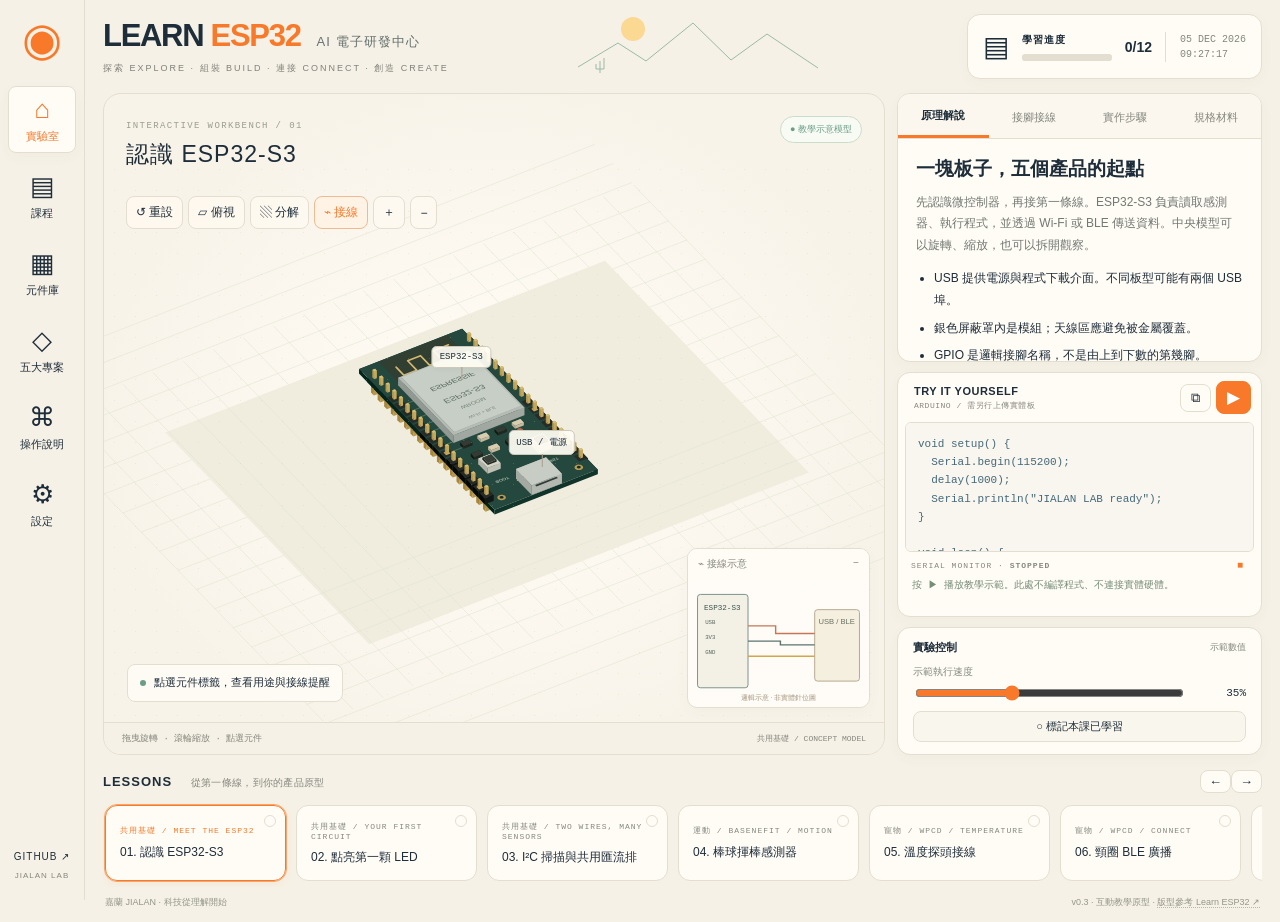
<file: ai-electronics-lab/index.html>
<!doctype html>
<html lang="zh-Hant"><head><meta charset="utf-8"><meta name="viewport" content="width=device-width,initial-scale=1"><meta name="theme-color" content="#f6f1e6"><title>嘉蘭 AI 電子研發中心 · 互動實驗室</title><link rel="stylesheet" href="./style.css"></head>
<body>
<nav class="rail" aria-label="主要導覽"><a class="brand" href="#intro" aria-label="研發中心首頁">◉</a><button class="nav active" data-nav="home"><span>⌂</span>實驗室</button><button class="nav" data-nav="lessons"><span>▤</span>課程</button><button class="nav" data-nav="parts"><span>▦</span>元件庫</button><button class="nav" data-nav="projects"><span>◇</span>五大專案</button><button class="nav" data-nav="help"><span>⌘</span>操作說明</button><button class="nav" data-nav="settings"><span>⚙</span>設定</button><a class="rail-foot" href="https://github.com/tsaitepiao-alt/parts-catalog" target="_blank" rel="noopener">GITHUB ↗<br><small>JIALAN LAB</small></a></nav>
<div class="app"><header><div><h1>LEARN <em>ESP32</em><span>AI 電子研發中心</span></h1><p>探索 EXPLORE · 組裝 BUILD · 連接 CONNECT · 創造 CREATE</p></div><div class="header-art" aria-hidden="true"><svg viewBox="0 0 260 65"><path d="M0 54L40 30 68 48 115 10 153 47 189 21 240 55"/><circle cx="55" cy="16" r="12"/><path d="M22 60V48M18 51V56H26V45"/></svg></div><div class="progress-card"><span>▤</span><div><b>學習進度</b><progress id="progress" max="10" value="0"></progress></div><strong id="count">0/10</strong><time id="clock"></time></div></header>
<main><section class="stage" aria-label="3D 電路實驗區"><div class="stage-top"><div><span class="eyebrow">INTERACTIVE WORKBENCH / <span id="lessonNo">01</span></span><h2 id="stageTitle">認識 ESP32-S3</h2></div><span class="pill">● 教學示意模型</span></div><canvas id="scene" tabindex="0" aria-label="可旋轉縮放的 ESP32 立體教學模型，使用方向鍵旋轉，正負鍵縮放"></canvas><div id="labels" class="labels"></div><div class="scene-controls"><button id="reset" title="重設視角">↺ <span>重設</span></button><button id="topView">▱ <span>俯視</span></button><button id="explode" aria-pressed="false">▧ <span>分解</span></button><button id="wires" aria-pressed="true">⌁ <span>接線</span></button><button id="zoomIn" aria-label="放大">＋</button><button id="zoomOut" aria-label="縮小">−</button></div><div class="readout" id="readout"><i></i><span>尚未啟動示範</span></div><div class="schematic"><button id="schematicToggle" aria-expanded="true">⌁ 接線示意 <span>−</span></button><div id="schematic"></div></div><div class="stage-bottom"><span>拖曳旋轉 · 滾輪縮放 · 點選元件</span><span id="modelStatus">ESP32-S3 / CONCEPT MODEL</span></div></section>
<aside class="inspector"><section class="info-card"><div class="tabs" role="tablist" aria-label="課程資訊"><button role="tab" aria-selected="true" data-tab="overview">原理解說</button><button role="tab" aria-selected="false" data-tab="pinout">接腳接線</button><button role="tab" aria-selected="false" data-tab="steps">實作步驟</button><button role="tab" aria-selected="false" data-tab="specs">規格材料</button></div><div id="info" role="tabpanel"></div></section><section class="code-card"><div class="card-heading"><h3>TRY IT YOURSELF <small id="codeType">ARDUINO</small></h3><button id="copy" title="複製程式">⧉</button><button id="run" class="run" aria-label="啟動教學示範">▶</button></div><pre><code id="code"></code></pre><div class="serial-head"><span>SERIAL MONITOR · <b id="runStatus">STOPPED</b></span><button id="stop" aria-label="停止示範">■</button></div><output id="serial" aria-live="polite">按 ▶ 播放教學示範。此處不編譯程式、不連接實體硬體。</output></section><section class="test-card"><div class="test-heading"><h3>實驗控制</h3><span>示範數值</span></div><label for="sensor" id="sensorLabel">環境參數</label><div class="range-row"><input id="sensor" type="range" min="0" max="100" value="35"><output id="sensorValue">35%</output></div><button id="complete">○ 標記本課已學習</button></section></aside></main>
<section class="lesson-section" aria-label="課程選單"><div class="lesson-heading"><h3>LESSONS <span>從第一條線，到你的產品原型</span></h3><div><button id="prev" aria-label="上一課">←</button><button id="next" aria-label="下一課">→</button></div></div><div id="lessonList" class="lesson-list"></div></section><footer>嘉蘭 JIALAN · 科技從理解開始 <span>v0.3 · 互動教學原型 · <a href="https://learn-esp32.vercel.app/" target="_blank" rel="noopener">版型參考 Learn ESP32 ↗</a></span></footer></div>
<dialog id="modal"><div class="modal-head"><h2 id="modalTitle"></h2><button id="closeModal" aria-label="關閉視窗">×</button></div><div id="modalBody"></div></dialog><div id="toast" role="status"></div><script src="./lessons.js"></script><script src="./scene.js"></script><script src="./app.js"></script></body></html>
</file>
<file: ai-electronics-lab/style.css>
:root{--bg:#f6f1e6;--paper:#fffcf6;--ink:#1e2d3a;--muted:#85877f;--line:#e4ded1;--accent:#f77929;--green:#6a9e88;--shadow:0 4px 14px #6c503208}*{box-sizing:border-box}body{margin:0;background:var(--bg);color:var(--ink);font-family:Arial,"Noto Sans TC","PingFang TC",sans-serif;font-size:13px}button,a,input{touch-action:manipulation}button{cursor:pointer;font:inherit;color:inherit}button:focus-visible,a:focus-visible,canvas:focus-visible,input:focus-visible{outline:3px solid var(--accent);outline-offset:3px}button{background:var(--paper);border:1px solid var(--line);border-radius:8px;padding:8px 10px}button:hover{border-color:var(--accent);color:var(--accent)}a{color:inherit;text-decoration:none}em{color:var(--accent);font-style:normal}h1,h2,h3,p{margin:0}.rail{position:fixed;inset:0 auto 0 0;width:85px;border-right:1px solid var(--line);display:flex;align-items:center;flex-direction:column;gap:10px;padding:16px 8px;z-index:5}.brand{font-size:46px;line-height:1;color:var(--accent);margin-bottom:14px}.nav{display:flex;flex-direction:column;align-items:center;justify-content:center;gap:7px;width:68px;height:67px;background:transparent;border-color:transparent;font-size:11px}.nav span{font-size:26px;line-height:1}.nav.active{background:var(--paper);border-color:var(--line);color:var(--accent);box-shadow:var(--shadow)}.rail-foot{margin-top:auto;font-size:10px;text-align:center;line-height:1.8;letter-spacing:1px}.rail-foot small{font-size:8px;color:var(--muted)}.app{margin-left:85px;padding:0 18px 12px}header{height:93px;display:flex;align-items:center;justify-content:space-between;gap:14px}h1{font-size:31px;font-weight:900;letter-spacing:-1.3px}h1 span{font-size:13px;font-weight:500;letter-spacing:1px;margin-left:16px;color:#65716e}header p{font-size:9px;letter-spacing:2px;margin-top:8px;color:#7f817a}.header-art{flex:1;max-width:260px;opacity:.65}.header-art svg{width:100%;fill:none;stroke:var(--green);stroke-width:1}.header-art circle{fill:#ffcd66;stroke:none}.progress-card{display:flex;align-items:center;gap:13px;min-width:285px;padding:15px;background:var(--paper);border:1px solid var(--line);border-radius:13px;box-shadow:var(--shadow)}.progress-card>span{font-size:28px}.progress-card b{font-size:10px;display:block;letter-spacing:1px}.progress-card strong{font-size:14px}progress{height:7px;display:block;width:90px;margin-top:7px;appearance:none;border:0;border-radius:4px;background:var(--line)}progress::-webkit-progress-bar{background:var(--line);border-radius:4px}progress::-webkit-progress-value{background:var(--accent);border-radius:4px}time{white-space:pre-line;font-family:monospace;font-size:10px;color:var(--muted);border-left:1px solid var(--line);padding-left:14px;line-height:1.5}main{display:grid;grid-template-columns:minmax(0,1fr) 365px;gap:12px;min-height:600px;height:calc(100dvh - 238px);max-height:870px}.stage{position:relative;overflow:hidden;border:1px solid var(--line);border-radius:18px;background:radial-gradient(ellipse at 50% 50%,#fffcf5 10%,#f8f3e9 73%);min-width:0}.stage::before{content:"";position:absolute;inset:65px 0 25px;background-image:radial-gradient(#c9bdab 0.8px,transparent 0.8px);background-size:21px 21px;opacity:.24;pointer-events:none}.stage-top{position:absolute;z-index:2;inset:22px 22px auto;display:flex;align-items:start;justify-content:space-between;pointer-events:none}.eyebrow{font:9px monospace;letter-spacing:1.4px;color:#9a9c8f}.stage h2{margin-top:8px;font-size:23px;font-weight:500;letter-spacing:1px}.pill{font-size:9px;color:var(--green);border:1px solid #cbdccc;padding:6px 9px;border-radius:20px;background:#f7fbf4}.stage canvas{display:block;width:100%;height:100%;touch-action:none;cursor:grab}.stage canvas:active{cursor:grabbing}.scene-controls{position:absolute;top:102px;left:22px;display:flex;gap:5px;z-index:2}.scene-controls button{font-size:12px;padding:7px 9px;background:#fffaf1df}.scene-controls button[aria-pressed="true"]{color:var(--accent);border-color:#eeba92;background:#fff3e5}.readout{position:absolute;bottom:52px;left:23px;background:#fffdf7dd;border:1px solid var(--line);border-radius:8px;padding:10px 12px;font:11px monospace;max-width:calc(100% - 240px);line-height:1.5}.readout i{display:inline-block;width:6px;height:6px;background:var(--green);border-radius:50%;margin-right:8px}.stage-bottom{position:absolute;bottom:0;left:0;right:0;height:32px;display:flex;align-items:center;justify-content:space-between;padding:0 18px;font:9px monospace;color:var(--muted);border-top:1px solid var(--line);background:var(--bg)}.stage-bottom span:last-child{font-size:8px}.schematic{position:absolute;bottom:46px;right:14px;width:183px;border:1px solid var(--line);border-radius:10px;background:#fffdf8eF;box-shadow:var(--shadow);overflow:hidden}.schematic button{border:0;border-radius:0;width:100%;text-align:left;font-size:10px;color:var(--muted);padding:8px 10px}.schematic button span{float:right}.schematic svg{display:block;width:100%;height:128px}.labels{position:absolute;inset:0;pointer-events:none}.part-label{position:absolute;pointer-events:auto;background:#fffdf4ee;font:9px monospace;border-radius:5px;border:1px solid #cfc9bc;padding:5px 7px;box-shadow:0 2px 4px #00000008;white-space:nowrap;transform:translate(-50%,-100%)}.part-label::after{content:"";position:absolute;height:13px;width:1px;background:#aaa08d;top:100%;left:50%}.inspector{display:flex;flex-direction:column;gap:10px;min-height:0}.info-card,.code-card,.test-card{border:1px solid var(--line);border-radius:13px;background:var(--paper);overflow:hidden;box-shadow:var(--shadow)}.info-card{flex:1.1;min-height:248px;display:flex;flex-direction:column}.tabs{display:flex;flex-shrink:0;border-bottom:1px solid var(--line);background:#fbf7ee}.tabs button{padding:14px 5px 12px;flex:1;border:none;border-radius:0;background:none;font-size:11px;white-space:nowrap;color:var(--muted)}.tabs button[aria-selected="true"]{border-bottom:3px solid var(--accent);color:var(--ink);font-weight:bold}#info{padding:17px 18px;overflow:auto;font-size:12px;line-height:1.8}#info h2{font-size:19px;line-height:1.4;margin-bottom:9px}#info p{color:#727971;margin-bottom:12px}#info ul,#info ol{padding-left:18px;margin:8px 0}#info li{margin:6px 0}#info table{border-collapse:collapse;width:100%;font:11px monospace}#info th,#info td{padding:8px 4px;text-align:left;border-bottom:1px solid var(--line)}.note{background:#f5efdf;border-left:2px solid #d7b374;padding:8px 10px;margin-top:12px;font-size:11px;color:#8f795b}.spec-grid{display:grid;grid-template-columns:1fr 1fr;gap:8px}.spec{background:#f5f2e9;border:1px solid var(--line);padding:9px;border-radius:7px}.spec b{display:block;font-size:13px}.spec span{color:var(--muted);font-size:10px}.code-card{flex:1;min-height:220px;display:flex;flex-direction:column}.card-heading{display:flex;align-items:center;gap:5px;padding:8px 10px 8px 16px}.card-heading h3{flex:1;font-size:11px;letter-spacing:.5px}.card-heading h3 small{display:block;font:8px monospace;color:var(--muted);margin-top:3px}.card-heading button{padding:5px 10px}.run{background:var(--accent);color:white;border-color:var(--accent);font-size:17px}.run:hover{background:#e76b20;color:white}pre{margin:0 7px;overflow:auto;background:#f8f6ee;border:1px solid var(--line);border-radius:6px;padding:12px;font:11px/1.65 ui-monospace,SFMono-Regular,Consolas,monospace;flex:1;min-height:95px;color:#45697b;tab-size:2}.serial-head{display:flex;justify-content:space-between;align-items:center;font:8px monospace;letter-spacing:1px;color:var(--muted);padding:6px 13px 0}.serial-head button{border:0;padding:2px 5px;color:var(--accent);font-size:10px}#serial{height:43px;overflow:auto;display:block;font:10px/1.5 monospace;padding:5px 14px 8px;color:#778d78;white-space:pre-wrap}.test-card{padding:12px 15px;flex-shrink:0}.test-heading{display:flex;align-items:center;justify-content:space-between;margin-bottom:8px}.test-heading h3{font-size:11px}.test-heading span{font-size:9px;color:var(--muted)}.test-card label{font-size:10px;color:#868b80}.range-row{display:flex;align-items:center;gap:10px;margin:4px 0 8px}input[type="range"]{accent-color:var(--accent);width:100%;height:16px}.range-row output{font:11px monospace;min-width:50px;text-align:right}#complete{width:100%;font-size:11px;padding:7px;background:#f9f6ed}#complete.done{background:#ecf3e9;border-color:#b8c9ad;color:#557d51}.lesson-section{padding-top:15px}.lesson-heading{display:flex;justify-content:space-between;align-items:center;margin-bottom:10px}.lesson-heading h3{font-size:13px;letter-spacing:1px}.lesson-heading h3 span{font-size:10px;letter-spacing:.3px;font-weight:normal;margin-left:14px;color:var(--muted)}.lesson-heading button{font-size:13px;padding:3px 8px}.lesson-list{display:flex;gap:10px;overflow:auto;padding:2px 2px 6px;scrollbar-width:thin}.lesson{min-width:181px;flex:1;text-align:left;padding:13px 14px;position:relative;min-height:76px;border-radius:12px}.lesson small{display:block;font:8px monospace;color:var(--muted);letter-spacing:1px;margin-bottom:8px}.lesson b{font-size:12px;font-weight:500}.lesson .dot{position:absolute;right:9px;top:9px;border:1px solid var(--line);width:12px;height:12px;border-radius:50%;font:9px Arial;text-align:center}.lesson.active{border-color:var(--accent);outline:1px solid #f7a56a;box-shadow:0 3px 10px #edb58824}.lesson.active small{color:var(--accent)}.lesson.done .dot{color:white;border-color:var(--green);background:var(--green)}footer{font-size:9px;color:#94958b;display:flex;justify-content:space-between;padding:7px 2px 0;line-height:1.8}footer a{border-bottom:1px dotted #beb5a5}dialog{border:1px solid var(--line);border-radius:18px;background:var(--paper);color:var(--ink);padding:22px;width:min(800px,94vw);max-height:85vh;box-shadow:0 20px 100px #192b3138}dialog::backdrop{background:#1a29324a;backdrop-filter:blur(3px)}.modal-head{display:flex;align-items:center;justify-content:space-between;border-bottom:1px solid var(--line);padding-bottom:14px;margin-bottom:18px}.modal-head h2{font-size:20px}.modal-head button{font-size:22px;padding:0 9px}#modalBody{line-height:1.85}.search{width:100%;padding:12px;background:var(--bg);border:1px solid var(--line);border-radius:8px;margin-bottom:15px;font:inherit}.part-grid,.project-grid{display:grid;grid-template-columns:repeat(2,1fr);gap:12px}.part-item,.project-item{border:1px solid var(--line);border-radius:10px;padding:15px}.part-item p,.project-item p{color:#7d837b;font-size:12px;margin:8px 0}.part-item button,.project-item button{font-size:11px}.part-item small,.project-item small{font-size:10px;color:var(--green)}#toast{position:fixed;left:50%;bottom:25px;transform:translateX(-50%);background:var(--ink);color:white;border-radius:10px;padding:11px 18px;box-shadow:var(--shadow);opacity:0;pointer-events:none;transition:opacity .15s;z-index:20}#toast.show{opacity:1}body.dark{--bg:#202b30;--paper:#29363b;--ink:#eee9db;--muted:#a5afa8;--line:#45504c}.dark .stage{background:radial-gradient(ellipse,#38433c,#263138)}.dark .tabs,.dark pre,.dark .test-card button{background:#263238}.dark .part-label,.dark .scene-controls button,.dark .readout,.dark .schematic{background:#f7f1e6;color:#24323b}.dark #info p{color:#b5c0b7}.dark .spec,.dark .note{background:#39443c}.dark .pill{background:#374a3c}.dark .tabs button[aria-selected="true"]{color:#fff}.dark .lesson.active{background:#364239}@media(min-width:1550px){main{grid-template-columns:minmax(0,1fr) 410px}.app{padding-right:24px;padding-left:24px}}@media(max-width:1150px){h1 span{display:block;margin:3px 0 0;font-size:11px}h1{font-size:26px}header p{font-size:8px;letter-spacing:1px}.header-art{display:none}main{grid-template-columns:minmax(0,1fr) 330px}.scene-controls button span{display:none}.stage h2{font-size:20px}.pill{display:none}.readout{bottom:205px;max-width:calc(100% - 44px)}.schematic{width:160px}.stage-bottom span:last-child{display:none}}@media(max-width:760px){.rail{width:58px;padding:12px 4px;gap:12px}.brand{font-size:36px}.nav{width:49px;height:54px;font-size:9px}.nav span{font-size:23px}.rail-foot{font-size:8px}.app{margin-left:58px;padding:0 10px 12px}header{height:99px;gap:8px}h1{font-size:24px}h1 span{font-size:10px}header p{display:none}.progress-card{min-width:auto;padding:9px;gap:5px}.progress-card>span,time{display:none}.progress-card strong{font-size:11px}.progress-card progress{width:55px}.progress-card b{font-size:9px}main{display:flex;flex-direction:column;height:auto;max-height:none;min-height:0}.stage{height:480px;flex-shrink:0}.stage-top{inset:19px 15px auto}.eyebrow{font-size:8px;letter-spacing:.5px}.stage h2{font-size:18px}.scene-controls{top:87px;left:14px;gap:4px}.scene-controls button{font-size:13px;padding:6px 8px}.readout{bottom:43px;font-size:9px;left:12px;max-width:calc(100% - 24px);padding:6px 9px}.schematic{right:9px;bottom:90px;width:131px}.schematic svg{height:100px}.stage-bottom{font-size:8px;padding:0 10px}.inspector{display:grid;grid-template-columns:1fr;gap:10px}.info-card{height:300px;min-height:0}.code-card{height:280px;min-height:0}.test-card{order:3}.tabs button{font-size:11px}#info{font-size:12px}.lesson-heading h3 span{display:none}.lesson{min-width:164px}.lesson-section{padding-top:18px}footer{display:block;font-size:8px}footer span{display:block}.part-grid,.project-grid{grid-template-columns:1fr}.part-label{font-size:8px;padding:4px}.stage canvas{width:100%;height:100%}}
</file>
